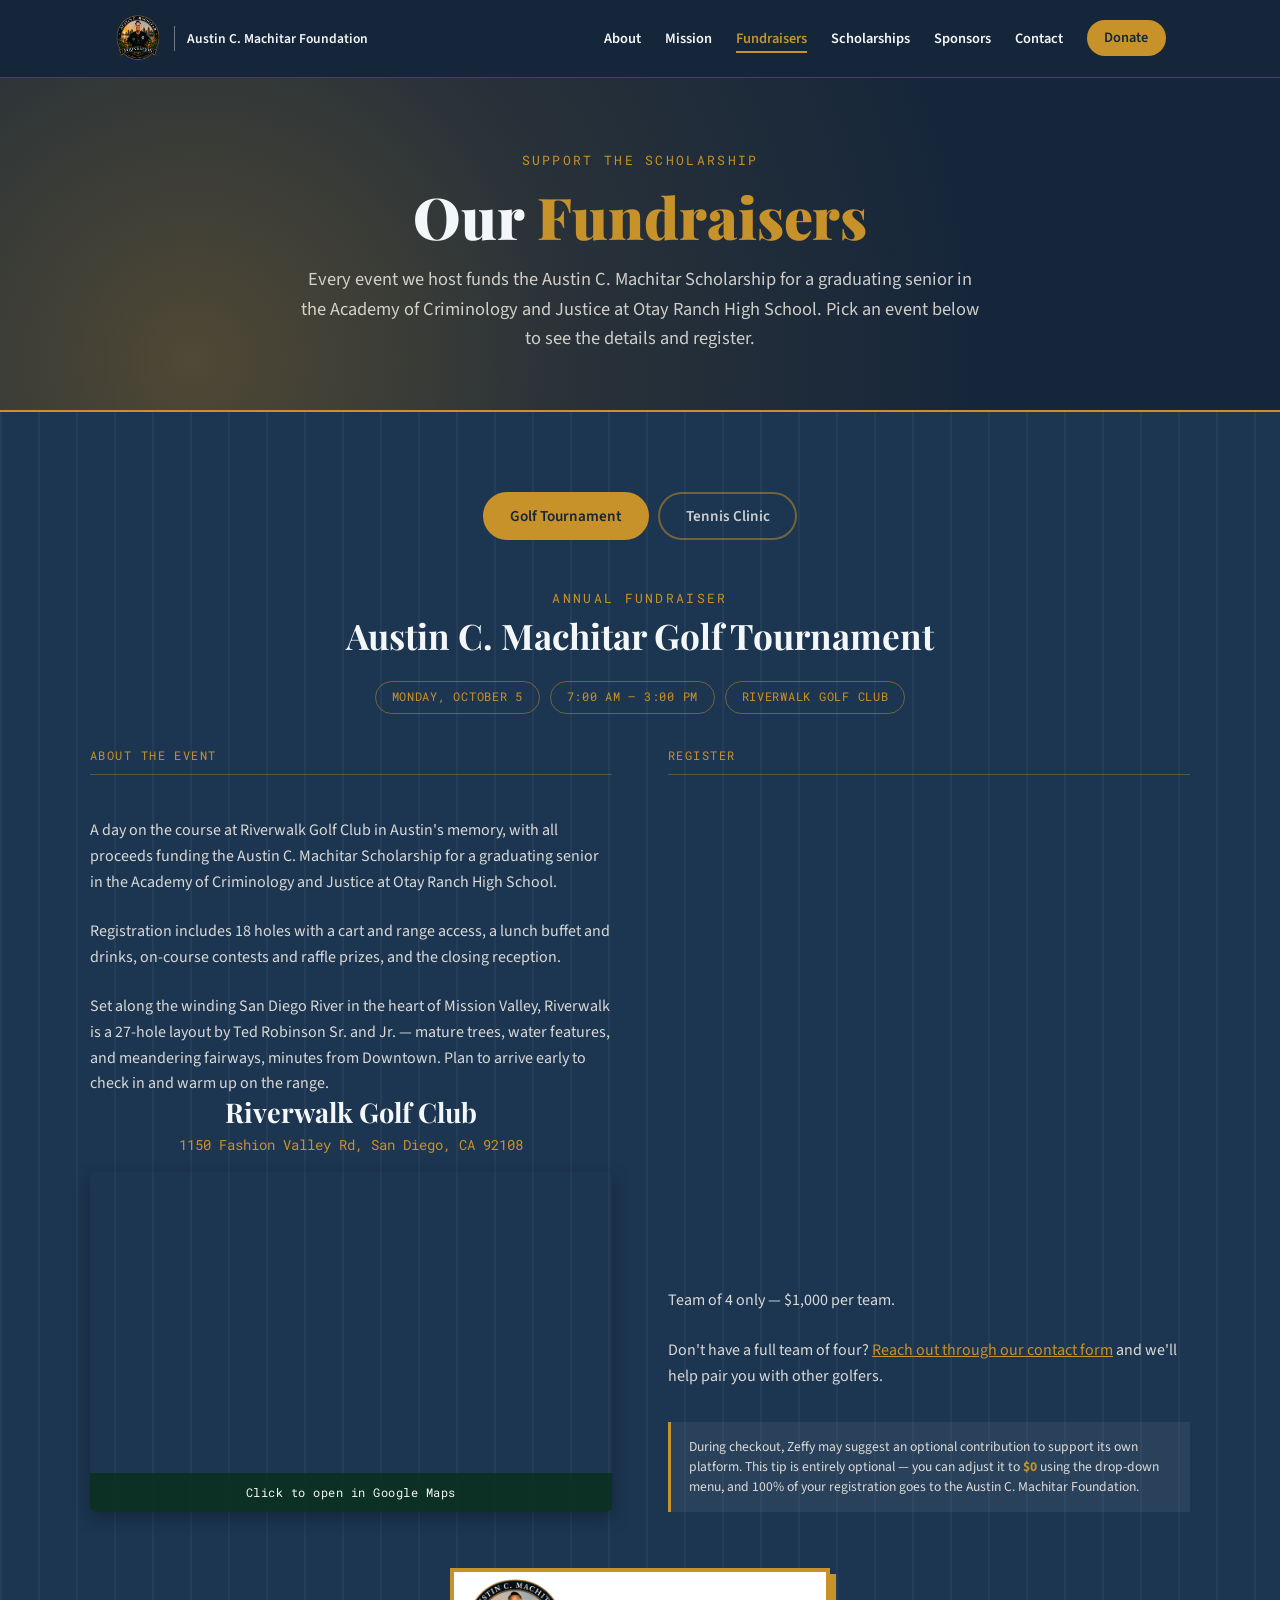
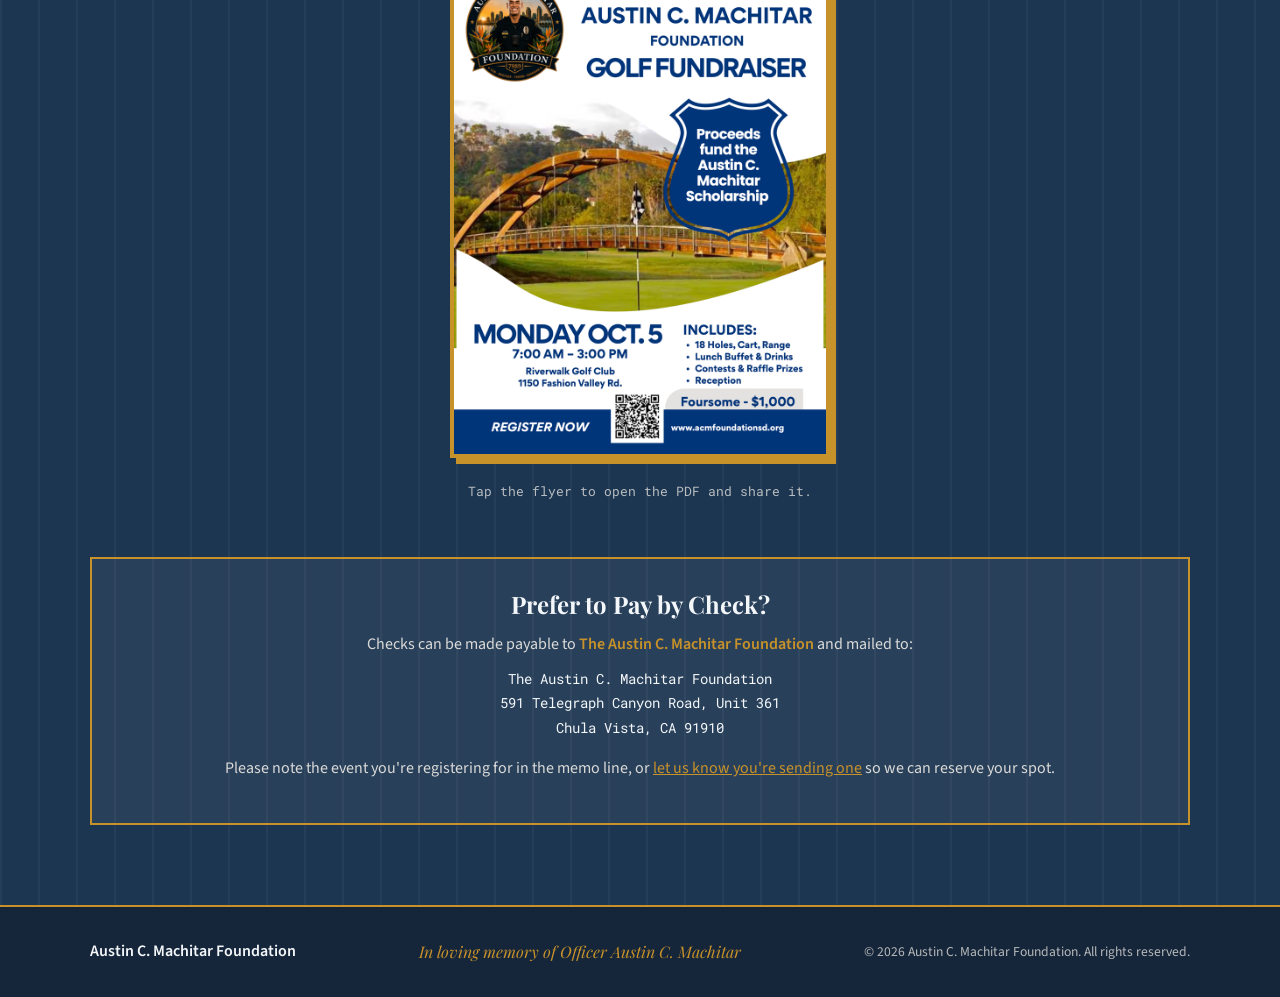
<file: fundraisers.html>
<!DOCTYPE html>
<html lang="en">
<head>
<meta charset="UTF-8">
<meta name="viewport" content="width=device-width, initial-scale=1.0">
<title>Fundraisers — Austin C. Machitar Foundation</title>
<meta name="description" content="Upcoming Austin C. Machitar Foundation fundraisers — the annual golf tournament and the Redondo Family tennis clinic. All proceeds fund the Austin C. Machitar Scholarship.">
<!-- Favicon: foundation seal, scaled from assets/logo.png -->
<link rel="icon" type="image/png" sizes="32x32" href="assets/favicon-32.png">
<link rel="icon" type="image/png" sizes="16x16" href="assets/favicon-16.png">
<link rel="apple-touch-icon" sizes="180x180" href="assets/apple-touch-icon.png">
<link rel="preconnect" href="https://fonts.googleapis.com">
<link rel="preconnect" href="https://fonts.gstatic.com" crossorigin>
<link rel="stylesheet" href="https://fonts.googleapis.com/css2?family=Playfair+Display:wght@700;900&family=Source+Sans+3:wght@400;600&family=Roboto+Mono:wght@400&display=swap">
<!-- Assets carry a ?v= version. GitHub Pages serves css/js with
     cache-control: max-age=14400 (4h), so returning visitors would otherwise
     run a stale main.js — which silently breaks the fundraiser tabs.
     BUMP ?v= ON BOTH FILES whenever styles.css or main.js changes. -->
<link rel="stylesheet" href="css/styles.css?v=5">
</head>
<body>

<!-- ===== Navigation ===== -->
<nav class="nav">
  <div class="nav-inner">
    <a href="index.html" class="nav-logo" style="text-decoration:none;">
      <img class="nav-logo-img" src="assets/logo.png" alt="Austin C. Machitar Foundation">
      <span class="divider"></span>
      <span class="full-name">Austin C. Machitar Foundation</span>
    </a>
    <ul class="nav-links" id="navLinks">
      <li><a href="index.html#about">About</a></li>
      <li><a href="index.html#mission">Mission</a></li>
      <li><a href="fundraisers.html" aria-current="page">Fundraisers</a></li>
      <li><a href="index.html#scholarships">Scholarships</a></li>
      <li><a href="index.html#sponsors">Sponsors</a></li>
      <li><a href="index.html#contact">Contact</a></li>
      <li><a class="nav-donate" zeffy-form-link="https://www.zeffy.com/embed/donation-form/scholarship-fund-60?modal=true">Donate</a></li>
    </ul>
    <button class="hamburger" id="hamburger" aria-label="Toggle navigation" aria-expanded="false">
      <span></span><span></span><span></span>
    </button>
  </div>
</nav>

<!-- ===== Page header ===== -->
<header class="page-header">
  <div class="hero-content fade-in" style="margin:0 auto;">
    <span class="eyebrow">SUPPORT THE SCHOLARSHIP</span>
    <h1>Our <span class="accent">Fundraisers</span></h1>
    <p>Every event we host funds the Austin C. Machitar Scholarship for a graduating senior in the Academy of Criminology and Justice at Otay Ranch High School. Pick an event below to see the details and register.</p>
  </div>
</header>

<!--
  ===== Fundraisers (tabbed) =====

  HOW TO ADD A NEW FUNDRAISER
  1. Add a <button class="tab" role="tab"> to the .tablist below. Give it
     data-tab="<slug>" — the slug becomes the page's deep link, e.g.
     fundraisers.html#<slug>.
  2. Add a matching <section class="tabpanel" role="tabpanel" data-tab="<slug>">.
     Copy an existing panel and swap the copy, map, flyer, and Zeffy form URL.
  3. For the Zeffy form, set data-zeffy-form-url="/embed/ticketing/<form-slug>".
     The script in js/main.js mounts it the first time its tab is opened, so
     hidden forms cost nothing on page load.
  Nothing else needs editing — the tab script wires up whatever it finds.
-->
<section class="section fundraisers" id="fundraisers">
  <div class="container">

    <div class="tablist" role="tablist" aria-label="Fundraising events" id="fundraiserTabs">
      <button class="tab" role="tab" type="button" data-tab="golf"
              id="tab-golf" aria-controls="panel-golf" aria-selected="true">Golf Tournament</button>
      <button class="tab" role="tab" type="button" data-tab="tennis"
              id="tab-tennis" aria-controls="panel-tennis" aria-selected="false">Tennis Clinic</button>
    </div>

    <!-- ---------- Golf Tournament ---------- -->
    <section class="tabpanel" role="tabpanel" data-tab="golf"
             id="panel-golf" aria-labelledby="tab-golf" tabindex="-1">
      <div class="tournament-head">
        <span class="eyebrow">ANNUAL FUNDRAISER</span>
        <h2>Austin C. Machitar Golf Tournament</h2>
        <ul class="event-meta">
          <li>Monday, October 5</li>
          <li>7:00 AM – 3:00 PM</li>
          <li>Riverwalk Golf Club</li>
        </ul>
      </div>

      <div class="tournament-split">
        <!-- Left: tournament info + course map -->
        <div class="tournament-info">
          <p class="column-label">About the Event</p>
          <p class="tournament-desc">A day on the course at Riverwalk Golf Club in Austin's memory, with all proceeds funding the Austin C. Machitar Scholarship for a graduating senior in the Academy of Criminology and Justice at Otay Ranch High School.</p>
          <p class="tournament-desc">Registration includes 18 holes with a cart and range access, a lunch buffet and drinks, on-course contests and raffle prizes, and the closing reception.</p>
          <p class="tournament-desc">Set along the winding San Diego River in the heart of Mission Valley, Riverwalk is a 27-hole layout by Ted Robinson Sr. and Jr. — mature trees, water features, and meandering fairways, minutes from Downtown. Plan to arrive early to check in and warm up on the range.</p>
          <!-- Venue block, then the map last so it absorbs this column's slack
               and both columns finish at the same height. -->
          <h3 class="course-name">Riverwalk Golf Club</h3>
          <p class="course-address">1150 Fashion Valley Rd, San Diego, CA 92108</p>
          <a class="course-map" href="https://www.google.com/maps/dir/?api=1&destination=Riverwalk+Golf+Club%2C+1150+Fashion+Valley+Rd%2C+San+Diego%2C+CA+92108" target="_blank" rel="noopener noreferrer" aria-label="Open Riverwalk Golf Club in Google Maps for directions">
            <iframe
              title="Map of Riverwalk Golf Club"
              src="https://www.google.com/maps?q=Riverwalk+Golf+Club%2C+1150+Fashion+Valley+Rd%2C+San+Diego%2C+CA+92108&output=embed"
              width="100%"
              height="280"
              loading="lazy"
              referrerpolicy="no-referrer-when-downgrade"></iframe>
            <span class="course-map-hint">Click to open in Google Maps</span>
          </a>
        </div>

        <!-- Right: Zeffy ticketing embed -->
        <div class="tournament-register">
          <p class="column-label">Register</p>
          <div class="zeffy-embed-wrap">
            <!-- Mounted by js/main.js when this tab is opened -->
            <div data-zeffy-form-url="/embed/ticketing/austin-c-machitar-foundation-golf-tournament"></div>
            <div data-zeffy-embed-fallback style="display:none;">
              <div style="position:relative;overflow:hidden;height:450px;width:100%;padding-top:450px;"><iframe title='Donation form powered by Zeffy' style='position: absolute; border: 0; top:0;left:0;bottom:0;right:0;width:100%;height:100%' data-zeffy-embed-src='https://www.zeffy.com/embed/ticketing/austin-c-machitar-foundation-golf-tournament' allowpaymentrequest allowTransparency="true"></iframe></div>
            </div>
          </div>
          <p class="tournament-desc">Team of 4 only — $1,000 per team.</p>
          <p class="tournament-desc">Don't have a full team of four? <a href="index.html#contact">Reach out through our contact form</a> and we'll help pair you with other golfers.</p>
          <p class="zeffy-disclaimer">During checkout, Zeffy may suggest an optional contribution to support its own platform. This tip is entirely optional — you can adjust it to <strong>$0</strong> using the drop-down menu, and 100% of your registration goes to the Austin C. Machitar Foundation.</p>
        </div>
      </div>

      <div class="event-flyer">
        <a class="event-flyer-link" href="assets/flyer/golf-flyer-1.pdf" target="_blank" rel="noopener" title="Open the golf fundraiser flyer (PDF) in a new tab">
          <img src="assets/flyer/golf-flyer-1.png" alt="Austin C. Machitar Foundation Golf Fundraiser flyer — Monday Oct. 5, 7:00 AM to 3:00 PM at Riverwalk Golf Club, foursome $1,000" loading="lazy">
        </a>
        <p class="flyer-hint">Tap the flyer to open the PDF and share it.</p>
      </div>
    </section>

    <!-- ---------- Redondo Family Tennis Clinic ---------- -->
    <section class="tabpanel" role="tabpanel" data-tab="tennis"
             id="panel-tennis" aria-labelledby="tab-tennis" tabindex="-1" hidden>
      <div class="tournament-head">
        <span class="eyebrow">FUNDRAISER</span>
        <h2>Redondo Family Tennis Clinic</h2>
        <ul class="event-meta">
          <li>Saturday, October 17</li>
          <li>10:00 AM – 12:00 PM</li>
          <li>Canyon Crest Academy</li>
          <li>Skill level 3.0 – 4.5+</li>
        </ul>
      </div>

      <div class="tournament-split">
        <!-- Left: clinic info + venue map -->
        <div class="tournament-info">
          <p class="column-label">About the Event</p>
          <p class="tournament-desc">A fun 2-hour guided tennis clinic led by the Redondo Family coaches. Featuring rotational drills, skill development, and engaging on-court activities designed to improve your game. All proceeds from this clinic aim to support the Austin C. Machitar Scholarship for a graduating senior in the Academy of Criminology and Justice at Otay Ranch High School.</p>
          <p class="tournament-desc">Light refreshments, snacks, food, and prizes are included.</p>
          <p class="tournament-desc">Austin was an accomplished tennis player himself — a talent inherited from his mother Leslie, of the famed Redondo tennis family. This clinic brings that family back to the court in his honor. Plan to arrive a few minutes early to check in and warm up before the first rotation.</p>
          <!-- Venue block, then the map last so it absorbs this column's slack
               and both columns finish at the same height. -->
          <h3 class="course-name">Canyon Crest Academy</h3>
          <p class="course-address">5951 Village Center Loop Rd, San Diego, CA 92130</p>
          <!-- Clickable Google Map -->
          <a class="course-map" href="https://www.google.com/maps/dir/?api=1&destination=Canyon+Crest+Academy%2C+5951+Village+Center+Loop+Rd%2C+San+Diego%2C+CA+92130" target="_blank" rel="noopener noreferrer" aria-label="Open Canyon Crest Academy in Google Maps for directions">
            <iframe
              title="Map of Canyon Crest Academy"
              src="https://www.google.com/maps?q=Canyon+Crest+Academy%2C+5951+Village+Center+Loop+Rd%2C+San+Diego%2C+CA+92130&output=embed"
              width="100%"
              height="280"
              loading="lazy"
              referrerpolicy="no-referrer-when-downgrade"></iframe>
            <span class="course-map-hint">Click to open in Google Maps</span>
          </a>
        </div>

        <!-- Right: Zeffy ticketing embed -->
        <div class="tournament-register">
          <p class="column-label">Register</p>
          <div class="zeffy-embed-wrap">
            <!-- Mounted by js/main.js when this tab is opened -->
            <div data-zeffy-form-url="/embed/ticketing/redondo-tennis-clinic"></div>
            <div data-zeffy-embed-fallback style="display:none;">
              <div style="position:relative;overflow:hidden;height:450px;width:100%;padding-top:450px;"><iframe title='Donation form powered by Zeffy' style='position: absolute; border: 0; top:0;left:0;bottom:0;right:0;width:100%;height:100%' data-zeffy-embed-src='https://www.zeffy.com/embed/ticketing/redondo-tennis-clinic' allowpaymentrequest allowTransparency="true"></iframe></div>
            </div>
          </div>
          <p class="tournament-desc">Registration fee — $100 per player.</p>
          <p class="tournament-desc">Questions about the clinic? <a href="index.html#contact">Reach out through our contact form</a> and we'll get back to you.</p>
          <p class="zeffy-disclaimer">During checkout, Zeffy may suggest an optional contribution to support its own platform. This tip is entirely optional — you can adjust it to <strong>$0</strong> using the drop-down menu, and 100% of your registration goes to the Austin C. Machitar Foundation.</p>
        </div>
      </div>

      <div class="event-flyer">
        <a class="event-flyer-link" href="assets/flyer/tennis-flyer-1.pdf" target="_blank" rel="noopener" title="Open the tennis clinic flyer (PDF) in a new tab">
          <img src="assets/flyer/tennis-flyer-1.png" alt="Redondo Family Tennis Clinic and Fundraiser flyer — Saturday, October 17, 10:00 AM to 12:00 PM at Canyon Crest Academy, registration fee $100" loading="lazy">
        </a>
        <p class="flyer-hint">Tap the flyer to open the PDF and share it.</p>
      </div>
    </section>

    <!-- ---------- Pay by check (applies to every fundraiser) ---------- -->
    <div class="check-note reveal">
      <h3>Prefer to Pay by Check?</h3>
      <p>Checks can be made payable to <span class="payee">The Austin C. Machitar Foundation</span> and mailed to:</p>
      <address>
        The Austin C. Machitar Foundation<br>
        591 Telegraph Canyon Road, Unit 361<br>
        Chula Vista, CA 91910
      </address>
      <p style="margin-top:1rem;">Please note the event you're registering for in the memo line, or <a href="index.html#contact" style="color:var(--color-gold);">let us know you're sending one</a> so we can reserve your spot.</p>
    </div>

  </div>
</section>

<!-- ===== Footer ===== -->
<footer class="footer">
  <div class="footer-inner">
    <span class="footer-left">Austin C. Machitar Foundation</span>
    <span class="footer-center">In loving memory of Officer Austin C. Machitar</span>
    <span class="footer-right" id="footer-copy"></span>
  </div>
</footer>

<script src="js/main.js?v=5"></script>

<!-- Zeffy embed script — powers the ticketing forms in the tabs above.
     If it fails to load, the inline fallback iframes are revealed instead. -->
<script
  src="https://www.zeffy.com/embed/v2/zeffy-embed.js"
  onerror="document.querySelectorAll('[data-zeffy-embed-fallback]').forEach(function(el){el.style.display='block';el.querySelectorAll('iframe[data-zeffy-embed-src]').forEach(function(f){f.src=f.getAttribute('data-zeffy-embed-src');});});">
</script>

<!-- Zeffy modal form script (powers the Donate button) -->
<script src="https://zeffy-scripts.s3.ca-central-1.amazonaws.com/embed-form-script.min.js"></script>

</body>
</html>
</file>
<file: css/styles.css>
/* ===== Theme: Guardian Crest (white · blue · gold, from the ACMF seal) ===== */
:root {
  --color-bg:          #F4F7FA;  /* cool blue-tinted off-white */
  --color-surface:     #FFFFFF;
  --color-navy:        #16263A;  /* deep navy from the logo ring */
  --color-gold:        #C8922A;  /* heraldic gold border */
  --color-gold-bright: #E0A93D;  /* lighter gold for hovers */
  --color-red:         #C8922A;  /* legacy "red" mapped to gold for primary CTAs */
  --color-green:       #1C3550;  /* deep slate-navy band (was forest green) */
  --color-muted:       #5A6776;  /* slate body text */
  --color-border:      #D6DEE7;  /* cool hairline */
  /* Logo accent palette */
  --color-orange:      #E07B1A;
  --color-blue:        #2E6DB4;  /* skyline blue accent */
  /* Motion */
  --ease-out-quart:    cubic-bezier(0.25, 1, 0.5, 1);
}

* { margin: 0; padding: 0; box-sizing: border-box; }

html { scroll-behavior: smooth; }

body {
  font-family: 'Source Sans 3', sans-serif;
  font-weight: 400;
  background-color: var(--color-bg);
  color: var(--color-navy);
  line-height: 1.6;
}

h1, h2, h3, h4 { font-family: 'Playfair Display', serif; line-height: 1.15; }

.eyebrow {
  font-family: 'Roboto Mono', monospace;
  font-size: 0.8rem;
  letter-spacing: 0.18em;
  text-transform: uppercase;
  color: var(--color-gold);
}

.section { padding: 5rem 1.5rem; }
.container { max-width: 1100px; margin: 0 auto; }

/* ---------- Navigation ---------- */
.nav {
  position: sticky;
  top: 0;
  z-index: 100;
  background: var(--color-navy);
  border-bottom: 1px solid rgba(200, 146, 42, 0.3);
}
.nav-inner {
  max-width: 1100px;
  margin: 0 auto;
  display: flex;
  align-items: center;
  justify-content: space-between;
  padding: 0.9rem 1.5rem;
}
.nav-logo { display: flex; align-items: center; gap: 0.75rem; }
.nav-logo-img {
  display: block;
  height: 48px;
  width: 48px;
  object-fit: contain;
}
.nav-logo .divider {
  width: 1px;
  height: 1.6rem;
  background: rgba(250, 246, 239, 0.4);
}
.nav-logo .full-name {
  font-family: 'Source Sans 3', sans-serif;
  font-weight: 600;
  font-size: 0.85rem;
  color: var(--color-bg);
}
.nav-links { display: flex; gap: 1.5rem; list-style: none; }
.nav-links a {
  font-family: 'Source Sans 3', sans-serif;
  font-weight: 600;
  font-size: 0.9rem;
  color: var(--color-bg);
  text-decoration: none;
  transition: color 0.2s ease;
}
.nav-links a:hover { color: var(--color-gold); }
/* Current page marker (interior pages such as fundraisers.html) */
.nav-links a[aria-current="page"] {
  color: var(--color-gold);
  border-bottom: 2px solid var(--color-gold);
  padding-bottom: 2px;
}

/* Donate button in nav */
.nav-links a.nav-donate {
  background: var(--color-gold);
  color: var(--color-navy);
  padding: 0.45rem 1.1rem;
  border-radius: 999px;
  transition: background 0.2s ease, color 0.2s ease;
}
.nav-links a.nav-donate:hover { background: var(--color-gold-bright); color: var(--color-navy); }

.hamburger {
  display: none;
  flex-direction: column;
  gap: 5px;
  background: none;
  border: none;
  cursor: pointer;
  padding: 0.4rem;
}
.hamburger span {
  display: block;
  width: 24px;
  height: 2px;
  background: var(--color-gold);
}

/* ---------- Hero ---------- */
.hero {
  position: relative;
  min-height: 100vh;
  display: flex;
  align-items: center;
  justify-content: center;
  text-align: center;
  padding: 6rem 1.5rem 4rem;
  background-color: var(--color-navy);
  background-image: radial-gradient(circle at 15% 85%, rgba(200, 146, 42, 0.38) 0%, rgba(200, 146, 42, 0.12) 35%, rgba(28, 43, 58, 0) 70%);
  border-bottom: 2px solid var(--color-gold);
}
.hero-content { max-width: 760px; }
.hero-logo {
  display: block;
  width: min(320px, 80%);
  height: auto;
  margin: 0 auto 1.5rem;
  filter: drop-shadow(0 16px 44px rgba(0, 0, 0, 0.45));
}
.hero .eyebrow { display: block; margin-bottom: 1.2rem; }
.hero h1 {
  font-weight: 900;
  font-size: clamp(2.5rem, 9vw, 6rem);
  color: var(--color-bg);
  margin-bottom: 1.2rem;
}
.hero h1 .accent { color: var(--color-gold); }
.hero-subhead {
  font-size: clamp(1rem, 2.2vw, 1.25rem);
  color: rgba(250, 246, 239, 0.8);
  margin-bottom: 2.2rem;
}
.cta-row {
  display: flex;
  gap: 1rem;
  justify-content: center;
  flex-wrap: wrap;
  margin-bottom: 1.2rem;
}
.hero-donate-note {
  max-width: 540px;
  margin: 0 auto 2.2rem;
  font-size: 0.82rem;
  line-height: 1.5;
  color: rgba(250, 246, 239, 0.7);
}
.hero-donate-note strong { color: var(--color-gold); }
.btn {
  display: inline-block;
  padding: 0.9rem 2rem;
  font-family: 'Source Sans 3', sans-serif;
  font-weight: 600;
  font-size: 1rem;
  text-decoration: none;
  border-radius: 0;
  cursor: pointer;
  transition: background 0.2s var(--ease-out-quart), color 0.2s var(--ease-out-quart), transform 0.1s var(--ease-out-quart);
}
.btn:active { transform: scale(0.97); }
.btn-primary { background: var(--color-gold); color: var(--color-navy); border: 2px solid var(--color-gold); }
.btn-primary:hover { background: var(--color-gold-bright); border-color: var(--color-gold-bright); }
.btn-secondary { background: transparent; color: var(--color-gold); border: 2px solid var(--color-gold); }
.btn-secondary:hover { background: var(--color-gold); color: var(--color-navy); }

.badge {
  display: inline-flex;
  align-items: center;
  gap: 0.7rem;
  border: 1px solid var(--color-gold);
  border-radius: 999px;
  padding: 0.5rem 1.1rem;
}
.badge svg { display: block; }
.badge span {
  font-family: 'Roboto Mono', monospace;
  font-size: 0.78rem;
  letter-spacing: 0.08em;
  color: var(--color-gold);
}
/* Clickable badge → jumps to the foundation info */
.badge-link {
  text-decoration: none;
  cursor: pointer;
  transition: background 0.2s var(--ease-out-quart), transform 0.1s var(--ease-out-quart);
}
.badge-link:hover { background: var(--color-gold); }
.badge-link:hover span { color: var(--color-navy); }
.badge-link:active { transform: scale(0.97); }
.badge-link:focus-visible { outline: 2px solid var(--color-gold); outline-offset: 3px; }

.fade-in {
  animation: fadeIn 0.8s var(--ease-out-quart) both;
}
@keyframes fadeIn {
  from { opacity: 0; transform: translateY(20px); }
  to   { opacity: 1; transform: translateY(0); }
}

/* ---------- Scroll reveal ---------- */
.reveal {
  opacity: 0;
  transform: translateY(24px);
  transition: opacity 0.6s var(--ease-out-quart), transform 0.6s var(--ease-out-quart);
  transition-delay: calc(var(--i, 0) * 80ms);
}
.reveal.is-visible {
  opacity: 1;
  transform: translateY(0);
}

@media (prefers-reduced-motion: reduce) {
  html { scroll-behavior: auto; }
  .fade-in { animation: none; }
  .reveal { opacity: 1; transform: none; transition: none; }
  *, *::before, *::after {
    animation-duration: 0.01ms !important;
    animation-iteration-count: 1 !important;
    transition-duration: 0.01ms !important;
  }
}

/* ---------- Section headings ---------- */
.section-heading {
  font-weight: 700;
  font-size: clamp(1.8rem, 4vw, 2.8rem);
  margin-bottom: 1rem;
}
.center { text-align: center; }
.center .eyebrow { display: block; margin-bottom: 0.6rem; }

/* ---------- About ---------- */
.about-grid {
  display: grid;
  grid-template-columns: 1fr 1.3fr;
  gap: 3.5rem;
  align-items: center;
}
.photo-frame {
  aspect-ratio: 3 / 4;
  background: var(--color-navy);
  border: 4px solid var(--color-gold);
  box-shadow: 6px 6px 0px var(--color-gold);
  display: flex;
  align-items: center;
  justify-content: center;
  color: var(--color-gold);
  font-family: 'Roboto Mono', monospace;
  font-size: 1rem;
  overflow: hidden;
}
.photo-frame img {
  width: 100%;
  height: 100%;
  object-fit: cover;
  display: block;
}

/* ---------- Horizontal photo scroller ---------- */
.scroller-wrap {
  margin-top: 3.5rem;
  display: grid;
  grid-template-columns: auto 1fr auto;
  align-items: center;
  gap: 0.75rem;
}
.scroller-arrow {
  flex: 0 0 auto;
  width: 2.75rem;
  height: 2.75rem;
  display: flex;
  align-items: center;
  justify-content: center;
  font-size: 1.6rem;
  line-height: 1;
  color: var(--color-navy);
  background: var(--color-gold);
  border: none;
  border-radius: 999px;
  cursor: pointer;
  box-shadow: 0 4px 12px rgba(22, 38, 58, 0.18);
  transition: background 0.2s ease, transform 0.1s ease, opacity 0.2s ease;
}
.scroller-arrow:hover { background: var(--color-gold-bright); }
.scroller-arrow:active { transform: scale(0.92); }
.scroller-arrow:disabled {
  opacity: 0.3;
  cursor: default;
  background: var(--color-gold);
}

.photo-scroller {
  display: flex;
  gap: 1rem;
  padding-bottom: 1rem;
  overflow-x: auto;
  scroll-snap-type: x proximity;
  -webkit-overflow-scrolling: touch;
  scrollbar-width: thin;
  scrollbar-color: var(--color-gold) var(--color-border);
}
.photo-scroller:focus-visible { outline: 2px solid var(--color-gold); outline-offset: 4px; }
.photo-scroller::-webkit-scrollbar { height: 8px; }
.photo-scroller::-webkit-scrollbar-track { background: var(--color-border); }
.photo-scroller::-webkit-scrollbar-thumb { background: var(--color-gold); border-radius: 999px; }
.scroll-photo {
  flex: 0 0 auto;
  width: 300px;
  height: 240px;
  margin: 0;
  scroll-snap-align: start;
  border: 3px solid var(--color-gold);
  box-shadow: 5px 5px 0 var(--color-gold);
  background: var(--color-navy);
  overflow: hidden;
}
.scroll-photo img {
  width: 100%;
  height: 100%;
  object-fit: cover;
  object-position: top;
  display: block;
  cursor: zoom-in;
  transition: transform 0.4s var(--ease-out-quart);
}
.scroll-photo:hover img { transform: scale(1.05); }

/* ---------- Lightbox ---------- */
.lightbox {
  position: fixed;
  inset: 0;
  z-index: 1000;
  display: none;
  align-items: center;
  justify-content: center;
  padding: 2rem;
  background: rgba(11, 19, 30, 0.92);
  cursor: zoom-out;
}
.lightbox.is-open { display: flex; }
.lightbox-img {
  max-width: 92vw;
  max-height: 88vh;
  object-fit: contain;
  border: 3px solid var(--color-gold);
  box-shadow: 0 20px 60px rgba(0, 0, 0, 0.6);
  cursor: default;
  animation: lightboxIn 0.25s var(--ease-out-quart) both;
}
@keyframes lightboxIn {
  from { opacity: 0; transform: scale(0.96); }
  to   { opacity: 1; transform: scale(1); }
}
.lightbox-close {
  position: absolute;
  top: 1.2rem;
  right: 1.5rem;
  width: 2.6rem;
  height: 2.6rem;
  font-size: 2rem;
  line-height: 1;
  color: var(--color-navy);
  background: var(--color-gold);
  border: none;
  border-radius: 999px;
  cursor: pointer;
  transition: background 0.2s ease;
}
.lightbox-close:hover { background: var(--color-gold-bright); }
@media (prefers-reduced-motion: reduce) {
  .lightbox-img { animation: none; }
}
.about-text .eyebrow { display: block; margin-bottom: 0.6rem; }
.about-text h2 { font-weight: 700; font-size: clamp(1.6rem, 3.5vw, 2.4rem); margin-bottom: 1.2rem; }
.about-text p { margin-bottom: 1rem; color: var(--color-muted); }
.pull-quote {
  border-left: 3px solid var(--color-gold);
  padding-left: 1.2rem;
  margin-top: 1.5rem;
  font-family: 'Playfair Display', serif;
  font-style: italic;
  font-size: 1.3rem;
  color: var(--color-navy);
  line-height: 1.4;
}

/* ---------- Cards ---------- */
.card-row {
  display: grid;
  grid-template-columns: repeat(3, 1fr);
  gap: 1.5rem;
  margin-top: 2.5rem;
}
.card {
  background: var(--color-bg);
  border: 1px solid var(--color-border);
  border-top: 4px solid var(--color-gold);
  border-radius: 0;
  padding: 2rem 1.6rem;
  transition: transform 0.25s var(--ease-out-quart), box-shadow 0.25s var(--ease-out-quart);
}
.card:hover {
  transform: translateY(-4px);
  box-shadow: 0 10px 24px rgba(22, 38, 58, 0.12);
}
.card svg { margin-bottom: 1rem; }
.card h3 { font-weight: 700; font-size: 1.35rem; margin-bottom: 0.7rem; }
.card p { color: var(--color-muted); }
.card-cta {
  display: inline-block;
  margin-top: 1.1rem;
  font-family: 'Source Sans 3', sans-serif;
  font-weight: 600;
  color: var(--color-blue);
  text-decoration: none;
  border-bottom: 2px solid var(--color-gold);
  padding-bottom: 2px;
}
.card-cta:hover { color: var(--color-navy); }

/* ---------- Tournament / Fundraiser panels ---------- */
.tournament,
.fundraisers {
  background-color: var(--color-green);
  background-image: repeating-linear-gradient(
    90deg,
    rgba(255, 255, 255, 0.04) 0px,
    rgba(255, 255, 255, 0.04) 2px,
    transparent 2px,
    transparent 38px
  );
}
.tournament-grid {
  display: grid;
  grid-template-columns: 1fr 1fr;
  gap: 3.5rem;
  align-items: start;
}
.tournament-single { max-width: 720px; margin: 0 auto; }
.tournament-head { text-align: center; }
.tournament-split {
  display: grid;
  grid-template-columns: 1fr 1fr;
  gap: 3.5rem;
  align-items: stretch;
  margin-top: 1.5rem;
}
.tournament-info {
  display: flex;
  flex-direction: column;
}
.tournament-info .tournament-desc:first-child { margin-top: 0; }
.tournament-register .zeffy-embed-wrap { margin-top: 0; }

/* Course map + info (in the left column, beside the Zeffy form) */
.tournament-info .course-map {
  margin-top: 0.5rem;
  flex: 1 1 auto; /* grow to match the Zeffy column height */
  min-height: 280px;
}
.course-info {
  margin-top: 1.25rem;
  text-align: left;
}
.course-name {
  color: var(--color-bg);
  font-weight: 700;
  font-size: clamp(1.3rem, 2.4vw, 1.7rem);
  margin: 1.5rem 0 0.4rem;
  text-align: center;
}
.course-address {
  font-family: 'Roboto Mono', monospace;
  font-size: 0.85rem;
  color: var(--color-gold);
  margin: 0 0 1rem;
  text-align: center;
}
.course-info .tournament-desc:first-of-type { margin-top: 0; }
.course-map {
  position: relative;
  display: block;
  height: 280px; /* fallback; the .tournament-info scope lets it grow to match the form */
  border-radius: 6px;
  overflow: hidden;
  box-shadow: 0 6px 18px rgba(0, 0, 0, 0.25);
}
.course-map iframe {
  position: absolute;
  top: 0;
  left: 0;
  width: 100% !important;
  height: 100% !important;
  border: 0;
  pointer-events: none; /* let clicks fall through to the wrapping link */
}
.course-map-hint {
  position: absolute;
  bottom: 0;
  left: 0;
  right: 0;
  padding: 0.6rem 1rem;
  background: rgba(11, 47, 30, 0.85);
  color: var(--color-bg);
  font-family: 'Roboto Mono', monospace;
  font-size: 0.78rem;
  text-align: center;
  letter-spacing: 0.04em;
}
.tournament h2,
.fundraisers h2 { color: var(--color-bg); font-weight: 700; font-size: clamp(1.6rem, 3.2vw, 2.2rem); margin: 0.5rem 0 1.5rem; }
.tournament .eyebrow,
.fundraisers .eyebrow { display: block; margin-bottom: 0.4rem; }
.details-grid { display: grid; grid-template-columns: max-content 1fr; gap: 0.75rem 1.5rem; }
.details-grid dt {
  font-family: 'Roboto Mono', monospace;
  font-size: 0.8rem;
  text-transform: uppercase;
  letter-spacing: 0.06em;
  color: var(--color-gold);
}
.details-grid dd {
  font-family: 'Source Sans 3', sans-serif;
  font-weight: 600;
  color: var(--color-bg);
}
.tournament-desc { color: rgba(250, 246, 239, 0.85); margin-top: 1.5rem; }
.tournament-desc a { color: var(--color-gold); text-decoration: underline; }
/* Force the Zeffy embed (and its injected iframe) to fill the title's width */
.zeffy-embed-wrap { width: 100%; margin: 1.5rem 0; }
.zeffy-embed-wrap > div,
.zeffy-embed-wrap iframe { width: 100% !important; max-width: 100% !important; }
.zeffy-disclaimer {
  margin-top: 1rem;
  padding: 0.9rem 1.1rem;
  border-left: 3px solid var(--color-gold);
  background: rgba(255, 255, 255, 0.06);
  font-size: 0.85rem;
  line-height: 1.5;
  color: rgba(250, 246, 239, 0.85);
}
.zeffy-disclaimer strong { color: var(--color-gold); }
/* Light-background variant for the donate disclaimer */
.zeffy-disclaimer.on-light {
  background: var(--color-bg);
  color: var(--color-muted);
}
.zeffy-disclaimer.on-light strong { color: var(--color-gold); }

/* ---------- Scholarships ---------- */
.intro-text { max-width: 720px; margin: 0 auto 1rem; color: var(--color-muted); }
.card-row-2 {
  display: grid;
  grid-template-columns: repeat(2, 1fr);
  gap: 1.5rem;
  margin-top: 2.5rem;
}

/* ---------- Sponsors ---------- */
.sponsor-tier { margin-top: 2.5rem; }
.tier-label {
  font-family: 'Roboto Mono', monospace;
  font-size: 0.85rem;
  letter-spacing: 0.1em;
  text-transform: uppercase;
  color: var(--color-gold);
  margin-bottom: 1rem;
  text-align: center;
}
.sponsor-box {
  border: 2px dashed var(--color-border);
  background: var(--color-bg);
  display: flex;
  align-items: center;
  justify-content: center;
  font-family: 'Roboto Mono', monospace;
  font-size: 0.85rem;
  color: var(--color-muted);
  text-align: center;
  padding: 1rem;
}

/* Tier rows flow rather than sitting on a fixed column count, so a tier reads
   correctly whether it holds one sponsor or six. min() keeps the track from
   overflowing narrow phones; centring absorbs a short trailing row. */
.sponsor-grid {
  display: flex;
  flex-wrap: wrap;
  justify-content: center;
  gap: 1.5rem;
}
.sponsor-grid > * { min-width: 0; }
.tier-mess-hall  .sponsor-grid > * { flex: 1 1 260px; max-width: 340px; }
.tier-captain    .sponsor-grid > * { flex: 1 1 230px; max-width: 300px; }
.tier-lieutenant .sponsor-grid > * { flex: 1 1 215px; max-width: 280px; }
.tier-sergeant   .sponsor-grid > * { flex: 1 1 195px; max-width: 255px; }
.tier-officer    .sponsor-grid > * { flex: 1 1 175px; max-width: 225px; }
.tier-recruit    .sponsor-grid > * { flex: 1 1 160px; max-width: 205px; }
.tier-sergeant .sponsor-grid { gap: 1.4rem; }
.tier-officer  .sponsor-grid,
.tier-recruit  .sponsor-grid { gap: 1.2rem; }

.tier-mess-hall  .sponsor-box { min-height: 200px; }
.tier-captain    .sponsor-box { min-height: 170px; }
.tier-lieutenant .sponsor-box { min-height: 150px; }
.tier-sergeant   .sponsor-box { min-height: 140px; }
.tier-officer    .sponsor-box { min-height: 120px; }
.tier-recruit    .sponsor-box { min-height: 110px; }

/* ===== Flyer slideshow ===== */
.flyer-slider { margin-top: 1rem; }
.flyer-scroller-wrap {
  display: grid;
  grid-template-columns: auto 1fr auto;
  align-items: center;
  gap: 0.75rem;
}
.flyer-stage {
  position: relative;
  width: 100%;
  max-width: 620px;
  margin: 0 auto;
}
.flyer-slide {
  display: none;
  text-decoration: none;
}
.flyer-slide.is-active {
  display: block;
  animation: flyer-fade 0.35s ease;
}
@keyframes flyer-fade {
  from { opacity: 0; }
  to { opacity: 1; }
}

.packages-flyer {
  display: block;
  width: 100%;
  height: auto;
  margin: 0 auto;
  border: 4px solid var(--color-gold);
  box-shadow: 6px 6px 0 var(--color-gold);
  transition: transform 0.15s ease;
}
.flyer-slide:hover .packages-flyer,
.flyer-slide:focus-visible .packages-flyer { transform: translateY(-3px); }
.flyer-slide:focus-visible { outline: 3px solid var(--color-gold-bright); outline-offset: 4px; }

.flyer-controls {
  display: flex;
  flex-direction: column;
  align-items: center;
  gap: 0.6rem;
  margin-top: 1.25rem;
}
.flyer-dots {
  display: flex;
  gap: 0.5rem;
}
.flyer-dot {
  width: 0.7rem;
  height: 0.7rem;
  padding: 0;
  border: none;
  border-radius: 999px;
  background: var(--color-border);
  cursor: pointer;
  transition: background 0.2s ease, transform 0.2s ease;
}
.flyer-dot:hover { background: var(--color-gold-bright); }
.flyer-dot.is-active { background: var(--color-gold); transform: scale(1.25); }
.flyer-hint {
  font-family: 'Roboto Mono', monospace;
  font-size: 0.8rem;
  color: var(--color-muted);
  text-align: center;
  margin: 0;
}

@media (max-width: 640px) {
  .flyer-scroller-wrap { gap: 0.4rem; }
  .scroller-arrow { width: 2.4rem; height: 2.4rem; font-size: 1.4rem; }
}

.sponsor-cta {
  border: 2px solid var(--color-gold);
  background: var(--color-bg);
  text-align: center;
  padding: 2.5rem 1.5rem;
  margin-top: 3rem;
}
.sponsor-cta h3 { font-weight: 700; font-size: 1.6rem; margin-bottom: 0.6rem; }
.sponsor-cta p { color: var(--color-muted); margin-bottom: 1.4rem; }
.btn-outline-navy {
  display: inline-block;
  padding: 0.85rem 1.8rem;
  background: transparent;
  border: 2px solid var(--color-navy);
  color: var(--color-navy);
  font-family: 'Source Sans 3', sans-serif;
  font-weight: 600;
  text-decoration: none;
  border-radius: 0;
  transition: background 0.2s ease, color 0.2s ease;
}
.btn-outline-navy:hover { background: var(--color-navy); color: var(--color-bg); }

/* ---------- Contact ---------- */
.contact { background: var(--color-navy); }
.contact-grid { display: grid; grid-template-columns: 1fr 1fr; gap: 3.5rem; }
.contact-info { color: var(--color-bg); display: flex; flex-direction: column; height: 100%; }
.contact-info .contact-rule { margin-top: auto; margin-bottom: 1.5rem; }
.contact-info h2 { font-weight: 700; font-size: clamp(1.6rem, 3.2vw, 2.2rem); margin-bottom: 1.5rem; }
.contact-info p { margin-bottom: 0.8rem; color: rgba(250, 246, 239, 0.85); }
.contact-info a { color: var(--color-gold); text-decoration: none; }
.contact-info a:hover { text-decoration: underline; }
.social-links { display: flex; gap: 1.2rem; margin: 1rem 0; }
.contact-rule { width: 50%; height: 1px; background: var(--color-gold); border: none; margin: 1.5rem 0; }
.nonprofit-note { font-size: 0.85rem; color: rgba(250, 246, 239, 0.6); }
.contact-form h2 { color: var(--color-bg); font-weight: 700; font-size: clamp(1.4rem, 3vw, 1.9rem); margin-bottom: 1.5rem; }
.contact-form-fields { display: flex; flex-direction: column; }
.contact-form-fields label {
  font-family: 'Roboto Mono', monospace;
  font-size: 0.72rem;
  letter-spacing: 0.08em;
  text-transform: uppercase;
  color: var(--color-gold);
  margin: 0.9rem 0 0.35rem;
}
.contact-form-fields input,
.contact-form-fields textarea {
  font-family: 'Source Sans 3', sans-serif;
  font-size: 1rem;
  color: var(--color-navy);
  background: var(--color-bg);
  border: 1px solid var(--color-border);
  border-radius: 0;
  padding: 0.7rem 0.85rem;
  width: 100%;
}
.contact-form-fields textarea { resize: vertical; }
.contact-form-fields input:focus,
.contact-form-fields textarea:focus {
  outline: none;
  border-color: var(--color-gold);
  box-shadow: 0 0 0 2px rgba(200, 146, 42, 0.3);
}
.contact-form-fields .btn { margin-top: 1.4rem; cursor: pointer; }
.form-status { margin-top: 1rem; font-size: 0.9rem; min-height: 1.2em; }
.form-status.is-success { color: var(--color-gold); }
.form-status.is-error { color: #ff9b8a; }

/* ---------- Footer ---------- */
.footer {
  background: var(--color-navy);
  border-top: 2px solid var(--color-gold);
  padding: 2rem 1.5rem;
}
.footer-inner {
  max-width: 1100px;
  margin: 0 auto;
  display: flex;
  align-items: center;
  justify-content: space-between;
  gap: 1rem;
  flex-wrap: wrap;
}
.footer-left { font-family: 'Source Sans 3', sans-serif; font-weight: 600; color: var(--color-bg); }
.footer-center { font-family: 'Playfair Display', serif; font-style: italic; color: var(--color-gold); text-align: center; }
.footer-right { font-size: 0.85rem; color: rgba(250, 246, 239, 0.7); text-align: right; }

/* ---------- Tablet ---------- */
@media (max-width: 1024px) {
  .card-row { grid-template-columns: repeat(2, 1fr); }
}

/* ---------- Mobile ---------- */
@media (max-width: 640px) {
  .nav-logo .full-name { display: none; }
  .hamburger { display: flex; }
  .nav-links {
    display: none;
    position: absolute;
    top: 100%;
    left: 0;
    right: 0;
    flex-direction: column;
    background: var(--color-navy);
    padding: 1rem 1.5rem;
    gap: 1rem;
    border-bottom: 2px solid var(--color-gold);
  }
  .nav-links.open { display: flex; }

  .about-grid,
  .tournament-grid,
  .tournament-split,
  .contact-grid { grid-template-columns: 1fr; gap: 2.5rem; }
  .course-map { height: 300px; }
  .card-row,
  .card-row-2 { grid-template-columns: 1fr; }
  .tier-lieutenant { grid-template-columns: 1fr; }
  .tier-sergeant,
  .tier-officer,
  .tier-recruit { grid-template-columns: repeat(2, 1fr); }
  .scroll-photo { width: 240px; height: 190px; }

  .footer-inner { flex-direction: column; text-align: center; }
  .footer-right, .footer-center { text-align: center; }
}

/* ===========================================================
   Fundraisers page
   =========================================================== */

/* Belt-and-braces: keep [hidden] hidden even when a display rule
   would otherwise win (tab panels use grid/flex layouts). */
[hidden] { display: none !important; }

/* ---------- Interior page header (shorter than the home hero) ---------- */
.page-header {
  padding: 4.5rem 1.5rem 3.5rem;
  text-align: center;
  background-color: var(--color-navy);
  background-image: radial-gradient(circle at 15% 85%, rgba(200, 146, 42, 0.32) 0%, rgba(200, 146, 42, 0.10) 35%, rgba(28, 43, 58, 0) 70%);
  border-bottom: 2px solid var(--color-gold);
}
.page-header .eyebrow { display: block; margin-bottom: 0.8rem; }
.page-header h1 {
  font-weight: 900;
  font-size: clamp(2rem, 6vw, 3.6rem);
  color: var(--color-bg);
  margin-bottom: 1rem;
}
.page-header h1 .accent { color: var(--color-gold); }
.page-header p {
  max-width: 680px;
  margin: 0 auto;
  color: rgba(250, 246, 239, 0.8);
  font-size: clamp(1rem, 2vw, 1.15rem);
}

/* ---------- Tabs ----------
   One <button role="tab"> per fundraiser, one <section role="tabpanel">
   per fundraiser. To add a fundraiser, add a matching pair — the script
   in js/main.js wires up whatever it finds. */
.tablist {
  display: flex;
  flex-wrap: wrap;
  justify-content: center;
  gap: 0.6rem;
  margin-bottom: 3rem;
}
.tab {
  font-family: 'Source Sans 3', sans-serif;
  font-weight: 600;
  font-size: 0.95rem;
  padding: 0.7rem 1.6rem;
  color: rgba(250, 246, 239, 0.8);
  background: transparent;
  border: 2px solid rgba(200, 146, 42, 0.5);
  border-radius: 999px;
  cursor: pointer;
  transition: background 0.2s var(--ease-out-quart), color 0.2s var(--ease-out-quart), border-color 0.2s var(--ease-out-quart);
}
.tab:hover { border-color: var(--color-gold); color: var(--color-bg); }
.tab[aria-selected="true"] {
  background: var(--color-gold);
  border-color: var(--color-gold);
  color: var(--color-navy);
}
.tab:focus-visible { outline: 2px solid var(--color-gold-bright); outline-offset: 3px; }

/* ---------- Event meta chips (date · time · place) ---------- */
.event-meta {
  display: flex;
  flex-wrap: wrap;
  justify-content: center;
  gap: 0.6rem;
  margin: 1rem 0 0.5rem;
}
.event-meta li {
  list-style: none;
  font-family: 'Roboto Mono', monospace;
  font-size: 0.76rem;
  letter-spacing: 0.06em;
  text-transform: uppercase;
  color: var(--color-gold);
  border: 1px solid rgba(200, 146, 42, 0.5);
  border-radius: 999px;
  padding: 0.35rem 1rem;
}

/* ---------- Event flyer (one sheet, links to the PDF) ---------- */
.event-flyer { margin-top: 3.5rem; text-align: center; }
.event-flyer-link { display: inline-block; text-decoration: none; }
.event-flyer img {
  display: block;
  width: 100%;
  max-width: 380px;
  height: auto;
  border: 4px solid var(--color-gold);
  box-shadow: 6px 6px 0 var(--color-gold);
  transition: transform 0.15s ease;
}
.event-flyer-link:hover img,
.event-flyer-link:focus-visible img { transform: translateY(-3px); }
.event-flyer-link:focus-visible { outline: 3px solid var(--color-gold-bright); outline-offset: 4px; }
.event-flyer .flyer-hint { color: rgba(250, 246, 239, 0.7); margin-top: 0.9rem; }

/* ---------- Pay-by-check panel ---------- */
.check-note {
  margin-top: 3.5rem;
  border: 2px solid var(--color-gold);
  background: rgba(255, 255, 255, 0.06);
  padding: 2rem 1.8rem;
  text-align: center;
}
.check-note h3 {
  color: var(--color-bg);
  font-weight: 700;
  font-size: 1.5rem;
  margin-bottom: 0.8rem;
}
.check-note p { color: rgba(250, 246, 239, 0.85); margin-bottom: 0.6rem; }
.check-note .payee {
  font-family: 'Source Sans 3', sans-serif;
  font-weight: 600;
  color: var(--color-gold);
}
.check-note address {
  font-family: 'Roboto Mono', monospace;
  font-style: normal;
  font-size: 0.9rem;
  line-height: 1.7;
  color: var(--color-bg);
  margin-top: 0.4rem;
}
/* Light-background variant, for the contact section on the home page */
.check-note.on-light {
  background: var(--color-bg);
  border-color: var(--color-gold);
}
.check-note.on-light h3 { color: var(--color-navy); }
.check-note.on-light p { color: var(--color-muted); }
.check-note.on-light address { color: var(--color-navy); }

/* Compact pay-by-check block inside the dark contact column */
.check-inline { margin-bottom: 1.5rem; }
.check-inline .tier-label { text-align: left; margin-bottom: 0.5rem; }
.check-inline address {
  font-family: 'Roboto Mono', monospace;
  font-style: normal;
  font-size: 0.85rem;
  line-height: 1.7;
  color: rgba(250, 246, 239, 0.85);
}

/* ---------- Fundraiser teaser cards (home page) ---------- */
.event-card-row {
  display: grid;
  grid-template-columns: repeat(2, 1fr);
  gap: 2rem;
  margin-top: 2.5rem;
}
.event-card {
  display: flex;
  flex-direction: column;
  text-decoration: none;
  background: rgba(255, 255, 255, 0.06);
  border: 1px solid rgba(200, 146, 42, 0.45);
  border-top: 4px solid var(--color-gold);
  transition: transform 0.25s var(--ease-out-quart), box-shadow 0.25s var(--ease-out-quart), background 0.25s var(--ease-out-quart);
}
.event-card:hover {
  transform: translateY(-4px);
  background: rgba(255, 255, 255, 0.1);
  box-shadow: 0 12px 28px rgba(0, 0, 0, 0.28);
}
.event-card:focus-visible { outline: 3px solid var(--color-gold-bright); outline-offset: 4px; }
.event-card-thumb {
  display: block;
  width: 100%;
  aspect-ratio: 4 / 3;
  object-fit: cover;
  object-position: top center;
  border-bottom: 1px solid rgba(200, 146, 42, 0.45);
}
.event-card-body { padding: 1.6rem; display: flex; flex-direction: column; flex: 1; }
.event-card h3 {
  color: var(--color-bg);
  font-weight: 700;
  font-size: 1.35rem;
  margin-bottom: 0.5rem;
}
.event-card-when {
  font-family: 'Roboto Mono', monospace;
  font-size: 0.78rem;
  letter-spacing: 0.05em;
  text-transform: uppercase;
  color: var(--color-gold);
  margin-bottom: 0.8rem;
}
.event-card p { color: rgba(250, 246, 239, 0.85); }
.event-card-cta {
  margin-top: auto;
  padding-top: 1.2rem;
  font-family: 'Source Sans 3', sans-serif;
  font-weight: 600;
  color: var(--color-gold);
}
.event-card:hover .event-card-cta { color: var(--color-gold-bright); }

/* ---------- Real sponsor logos ---------- */
.sponsor-box.has-logo {
  background: var(--color-surface);
  border-style: solid;
  border-color: var(--color-gold);
  border-width: 3px;
  box-shadow: 6px 6px 0 var(--color-gold);
  padding: 1.75rem;
}
/* Frame weight tracks the tier, so the hierarchy is legible before you read
   the labels. */
.tier-mess-hall  .sponsor-box.has-logo { border-width: 4px; box-shadow: 7px 7px 0 var(--color-gold); padding: 1.8rem; }
.tier-captain    .sponsor-box.has-logo { border-width: 3px; box-shadow: 6px 6px 0 var(--color-gold); padding: 1.6rem; }
.tier-lieutenant .sponsor-box.has-logo { border-width: 3px; box-shadow: 5px 5px 0 var(--color-gold); padding: 1.4rem; }
.tier-sergeant   .sponsor-box.has-logo { border-width: 2px; box-shadow: 4px 4px 0 var(--color-gold); padding: 1.3rem; }
.tier-officer    .sponsor-box.has-logo { border-width: 2px; box-shadow: 3px 3px 0 var(--color-gold); padding: 1.1rem; }
.tier-recruit    .sponsor-box.has-logo { border-width: 2px; box-shadow: 3px 3px 0 var(--color-gold); padding: 1rem; }

/* The Search Bar and Bad Birdie marks are supplied on a solid black field, so
   the tile takes that ground instead of stranding a black rectangle on white. */
.sponsor-box.has-logo.is-dark { background: #000; }

.sponsor-logo {
  display: block;
  width: 100%;
  height: auto;
  object-fit: contain;
}
.tier-mess-hall  .sponsor-logo { max-height: 175px; }
.tier-captain    .sponsor-logo { max-height: 150px; }
.tier-lieutenant .sponsor-logo { max-height: 125px; }
.tier-sergeant   .sponsor-logo { max-height: 115px; }
.tier-officer    .sponsor-logo { max-height: 95px; }
.tier-recruit    .sponsor-logo { max-height: 85px; }
.sponsor-name {
  display: block;
  margin-top: 0.6rem;
  font-family: 'Source Sans 3', sans-serif;
  font-weight: 600;
  font-size: 0.9rem;
  color: var(--color-navy);
}

/* ---------- Fundraiser panel: keep the two columns the same height ----------
   Left column ends in the map and right column ends in the disclaimer; the map
   grows and the disclaimer is pushed down, so whichever column is intrinsically
   shorter absorbs the slack and both bottom edges line up. */
.fundraisers .tournament-split {
  align-items: stretch;
  margin-top: 2rem;
}
.fundraisers .tournament-info,
.fundraisers .tournament-register {
  display: flex;
  flex-direction: column;
  min-width: 0; /* let long words wrap instead of widening the grid track */
}
/* The venue block (name, address, map) is pinned to the bottom of the column:
   margin-top:auto collects the slack above it, and the map keeps a fixed height
   so the Google embed never has to re-render into a resized iframe (which leaves
   a dead grey band when it doesn't repaint). */
.fundraisers .tournament-info .course-name { margin-top: auto; }
.fundraisers .tournament-info .course-map {
  flex: 0 0 auto;
  height: 340px;
  min-height: 0;
  margin-top: 0;
}
.fundraisers .tournament-register .zeffy-embed-wrap { margin: 0 0 1.25rem; }
.fundraisers .tournament-register .zeffy-disclaimer { margin-top: auto; }
/* First paragraph in either column starts flush with the other column's top */
.fundraisers .tournament-info > .tournament-desc:first-child { margin-top: 0; }

/* Section label above each column, so the pair reads as a matched set */
.column-label {
  font-family: 'Roboto Mono', monospace;
  font-size: 0.75rem;
  letter-spacing: 0.12em;
  text-transform: uppercase;
  color: var(--color-gold);
  padding-bottom: 0.6rem;
  margin-bottom: 1.2rem;
  border-bottom: 1px solid rgba(200, 146, 42, 0.35);
}

@media (max-width: 640px) {
  .event-card-row { grid-template-columns: 1fr; }
  .tab { padding: 0.6rem 1.2rem; font-size: 0.88rem; }
}
</file>
